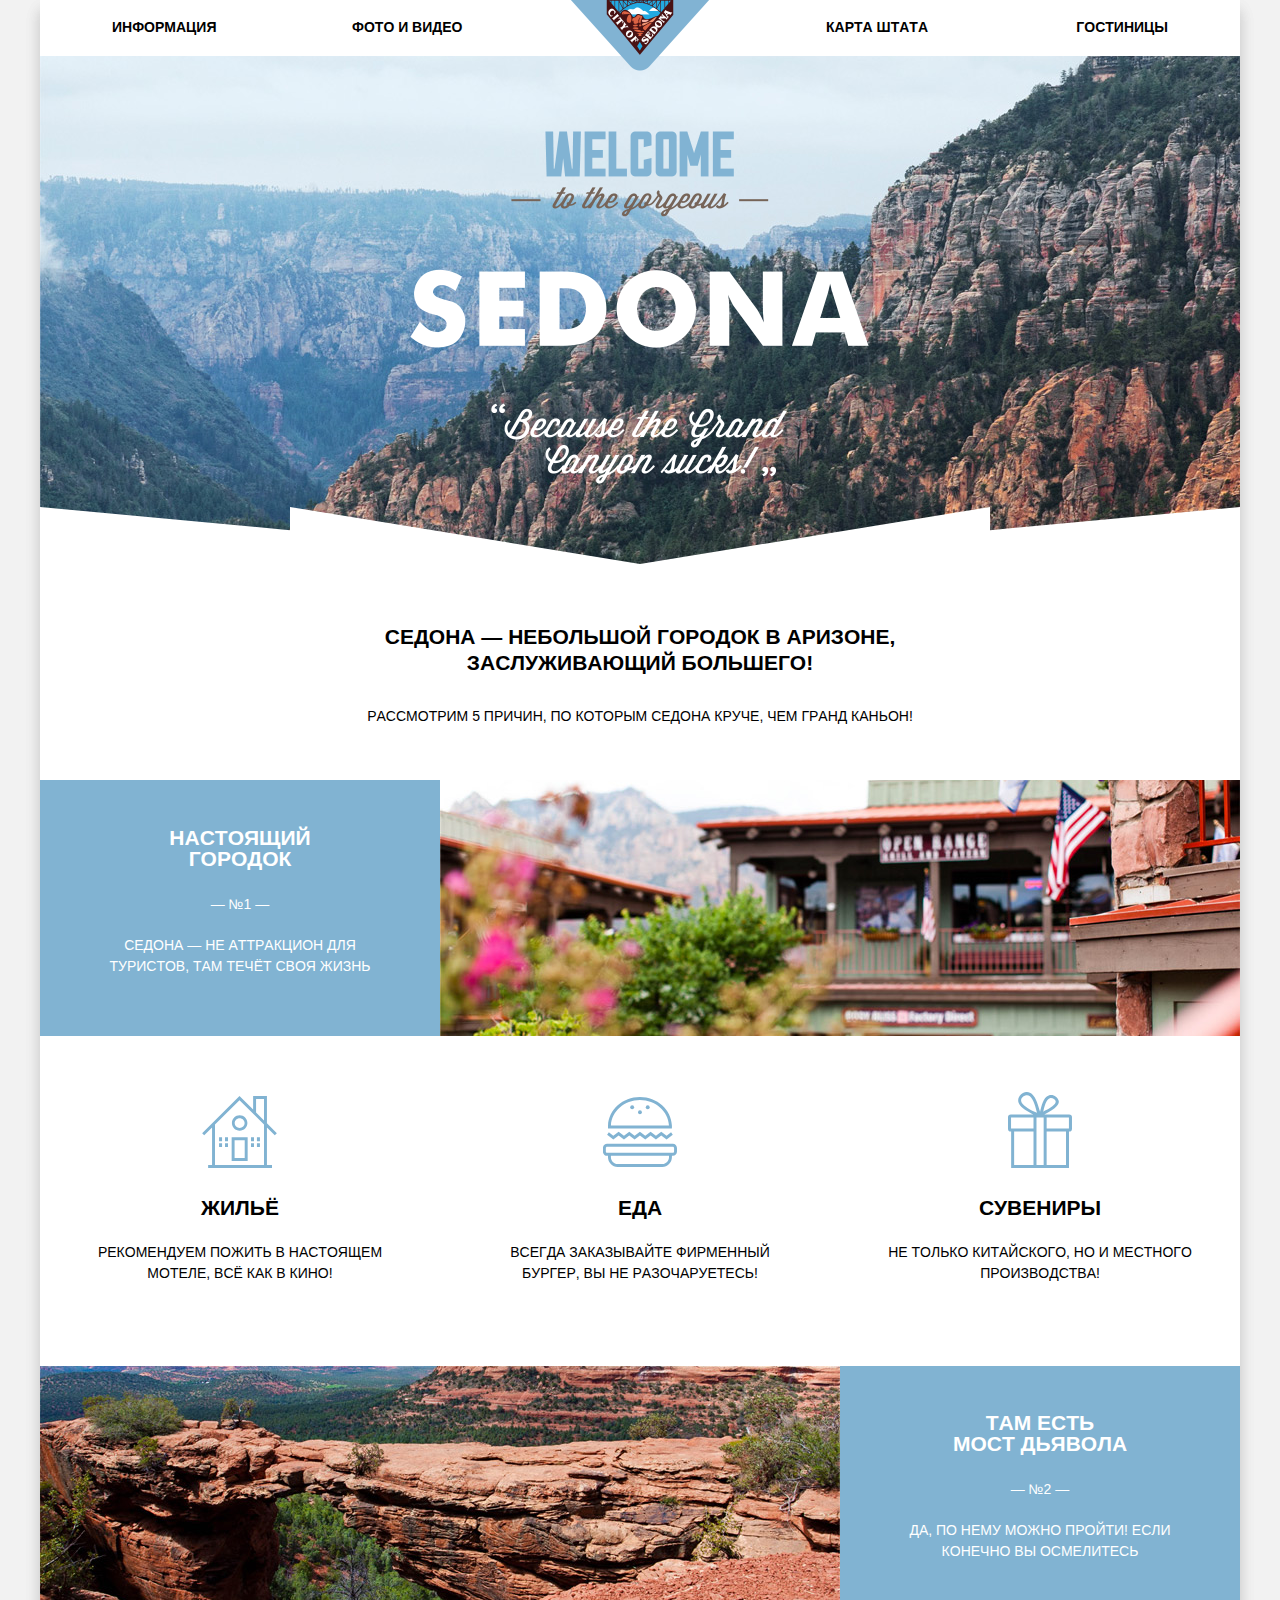
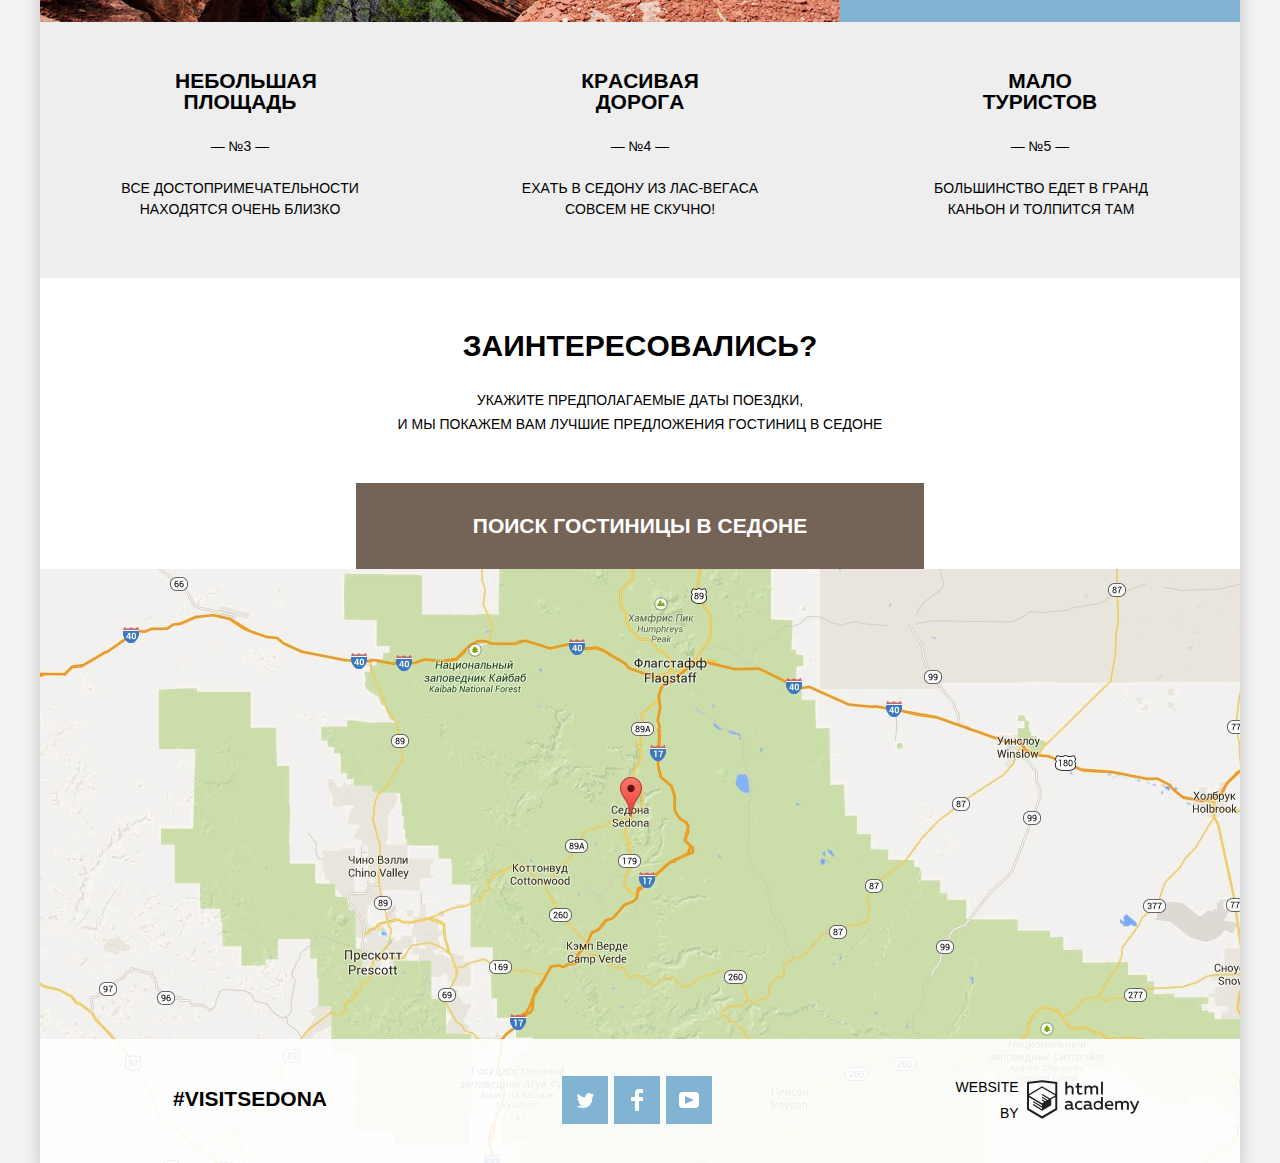
<file: index.html>
<!DOCTYPE html>
<html lang="ru">
  <head>
    <meta charset="utf-8">
    <link href="https://fonts.googleapis.com/css?family=PT+Sans+Narrow:400,700&amp;subset=cyrillic" rel="stylesheet">
    <link rel="stylesheet" type="text/css" href="css/normalize.min.css">
    <link rel="stylesheet" type="text/css" href="css/styles.min.css">
    <title>HTML Academy: Седона</title>
  </head>
  <body>
    <div class="content">
      <header class="main-header">
        <nav class="main-navigation">
          <a class="main-header-logo" aria-label="На главную">
            <img src="img/logo.png" alt="Седона" title="Седона" width="140" height="72">
          </a>
          <ul class="site-navigation">
            <li><a href="#" aria-label="Информация">Информация</a></li>
            <li><a href="#" aria-label="Фото и видео">Фото и видео</a></li>
            <li><a href="#" aria-label="Карта штата">Карта штата</a></li>
            <li><a href="inner.html" aria-label="Гостиницы">Гостиницы</a></li>
          </ul>
        </nav>
      </header>

      <main class="main">
        <section class="main-intro">
          <div class="main-in">
          <h1 class="visually-hidden">Добро пожаловать в Седону</h1>
          <svg width="1200" height="57" preserveAspectRatio="none" viewBox="0 0 1200 59" xmlns="http://www.w3.org/2000/svg"><path d="M0 59V0l250 24V0l350 59L950 0v24l250-24v60H0z" fill="#fff"/></svg>
          </div>
        </section>
        <section class="main-info">
          <h1 class="visually-hidden">SEDONA</h1>
          <h2>Седона — небольшой городок в Аризоне, заслуживающий большего! </h2>
          <p>Рассмотрим 5 причин, по которым Седона круче, чем гранд каньон!</p>
        </section>
        <section class="main-city">
          <div class="this-towns">
            <h3 class="this-town">Настоящий городок</h3>
            <span>— №1 —</span>
            <p>Седона — не аттракцион для туристов, там течёт своя жизнь</p>
          </div>
          <img src="img/this-towns.jpg" width="800" height="401" alt="Седона">
        </section>

        <section class="main-services">
          <div class="main-service">
            <h3>Жильё</h3>
            <p>Рекомендуем пожить в настоящем мотеле, всё как в кино!</p>
          </div>
          <div class="main-service">
            <h3>Еда</h3>
            <p>Всегда заказывайте фирменный бургер, вы не разочаруетесь!</p>
          </div>
          <div class="main-service">
            <h3>Сувениры</h3>
            <p>Не только китайского, но и местного производства!</p>
          </div>
        </section>
        <section class="main-bridge">
          <img src="img/main-bridge.jpg" width="800" height="401" alt="Седона">
          <div class="main-bridges">
            <h3>Там есть<br>Мост дьявола</h3>
            <span>— №2 —</span>
            <p>Да, по нему можно пройти! Если конечно вы осмелитесь</p>
          </div>
        </section>
        <section class="main-list">
          <div class="main-lists">
            <h3>Небольшая площадь</h3>
            <span>— №3 —</span>
            <p>Все достопримечательности находятся очень близко</p>
          </div>
          <div class="main-lists">
            <h3>Красивая дорога</h3>
            <span>— №4 —</span>
            <p>Ехать в Седону из Лас-Вегаса совсем не скучно!</p>
          </div>
          <div class="main-lists">
            <h3>Мало туристов</h3>
            <span>— №5 —</span>
            <p>Большинство едет в Гранд каньон и толпится там</p>
          </div>
        </section>
      <div class="pupup">
        <section class="main-info-search">
          <h3>Заинтересовались?</h3>
          <p>Укажите предполагаемые даты поездки,<br>
            и мы покажем вам лучшие предложения гостиниц в седоне</p>
          <button class="main-btn" type="submit" name="search" value="Поиск гостиницы в Седоне">Поиск гостиницы в Седоне</button>
        </section>
        <section class="main-map">
          <h1 class="visually-hidden">Мы на карте</h1>
           <div class="map-iframe">
            <iframe src="https://maps.google.com/maps?width=1200&amp;height=474&amp;hl=en&amp;q=Sedona+(Sedona)&amp;ie=UTF8&amp;t=&amp;z=9&amp;iwloc=B&amp;output=embed">
             </iframe>
           </div>
        </section>

        <section class="search-hide">
          <div class="search-form">
            <form class="search-forms" action="https://echo.htmlacademy.ru" method="post">
              <h2 class="visually-hidden">Поиск жилья</h2>
              <p class="search-arrival">
                <label for="arrival-date">Дата заезда:</label>
                <input type="text" id="arrival-date" name="arrival-date" value="24 апреля 2017">
                 <button class="search-arrival-button" type="button" name="button">
                   <svg xmlns="http://www.w3.org/2000/svg" width="21" height="22" viewBox="0 0 21 22">
                     <path fill="#cacaca" d="M19.251 2.025h-2.845V.648c0-.381-.294-.689-.656-.689-.363 0-.656.308-.656.689v1.377h-3.938V.648c0-.381-.294-.689-.655-.689-.363 0-.657.308-.657.689v1.377H5.906V.648c0-.381-.294-.689-.656-.689-.363 0-.657.308-.657.689v1.377H1.75C.784 2.025 0 2.847 0 3.862v16.302C0 21.179.784 22 1.75 22h17.501c.966 0 1.749-.821 1.749-1.836V3.862c0-1.015-.783-1.837-1.749-1.837zm.437 18.139a.448.448 0 0 1-.437.459H1.75a.45.45 0 0 1-.438-.459V3.862a.45.45 0 0 1 .438-.459h2.844v1.378c0 .381.294.689.657.689.362 0 .656-.308.656-.689V3.403h3.938v1.378c0 .381.294.689.657.689.361 0 .655-.308.655-.689V3.403h3.938v1.378c0 .381.293.689.656.689.362 0 .656-.308.656-.689V3.403h2.845c.241 0 .437.206.437.459v16.302z M4.594 8.225h2.625v2.066H4.594zM4.594 11.668h2.625v2.067H4.594zM4.594 15.112h2.625v2.066H4.594zM9.188 15.112h2.625v2.066H9.188zM9.188 11.668h2.625v2.067H9.188zM9.188 8.225h2.625v2.066H9.188zM13.781 15.112h2.625v2.066h-2.625zM13.781 11.668h2.625v2.067h-2.625zM13.781 8.225h2.625v2.066h-2.625z"/>
                   </svg>
                </button>
              </p>
              <p class="date-departure">
                <label for="date-departure">Дата выезда:</label>
                <input type="text" id="date-departure" name="date-departure" value="4 июля 2017">
                  <button class="date-departure-button" type="button" name="button">
                    <svg xmlns="http://www.w3.org/2000/svg" width="21" height="22" viewBox="0 0 21 22">
                     <path fill="#cacaca" d="M19.251 2.025h-2.845V.648c0-.381-.294-.689-.656-.689-.363 0-.656.308-.656.689v1.377h-3.938V.648c0-.381-.294-.689-.655-.689-.363 0-.657.308-.657.689v1.377H5.906V.648c0-.381-.294-.689-.656-.689-.363 0-.657.308-.657.689v1.377H1.75C.784 2.025 0 2.847 0 3.862v16.302C0 21.179.784 22 1.75 22h17.501c.966 0 1.749-.821 1.749-1.836V3.862c0-1.015-.783-1.837-1.749-1.837zm.437 18.139a.448.448 0 0 1-.437.459H1.75a.45.45 0 0 1-.438-.459V3.862a.45.45 0 0 1 .438-.459h2.844v1.378c0 .381.294.689.657.689.362 0 .656-.308.656-.689V3.403h3.938v1.378c0 .381.294.689.657.689.361 0 .655-.308.655-.689V3.403h3.938v1.378c0 .381.293.689.656.689.362 0 .656-.308.656-.689V3.403h2.845c.241 0 .437.206.437.459v16.302z M4.594 8.225h2.625v2.066H4.594zM4.594 11.668h2.625v2.067H4.594zM4.594 15.112h2.625v2.066H4.594zM9.188 15.112h2.625v2.066H9.188zM9.188 11.668h2.625v2.067H9.188zM9.188 8.225h2.625v2.066H9.188zM13.781 15.112h2.625v2.066h-2.625zM13.781 11.668h2.625v2.067h-2.625zM13.781 8.225h2.625v2.066h-2.625z"/>
                   </svg>
                 </button>
              </p>
              <p class="search-adults">
                  <label class="adults-label" for="adults">Взрослые:</label>
                  <button class="search-button adults-minus" type="button" name="button">
                    <svg height="8" width="13">
                      <polygon fill="#a9a9a9" points="1 1, 12 1, 12 3, 1 3, 1 1"/>
                    </svg>
                  </button>
                  <input class="adults-labels" type="number" id="adults" name="adults" value="2">
                  <button class="search-button adults-plus" type="button" name="button">
                    <svg height="13" width="13">
                      <polygon fill="#a9a9a9" points="0 5, 4 5, 4 1,7 1, 7 5, 11 5, 11 8, 7 8, 7 12, 4 12, 4 8, 0 8, 0 5"/>
                    </svg>
                  </button>
                  <label class="children-label" for="children">Дети:</label>
                  <button class="search-button children-minus" type="button" name="button">
                    <svg height="8" width="11">
                      <polygon fill="#a9a9a9" points="1 1, 12 1, 12 3, 1 3, 1 1"/>
                    </svg>
                  </button>
                  <input type="number" id="children" name="children" value="0">
                  <button class="search-button children-plus" type="button" name="button">
                    <svg height="13" width="13">
                      <polygon fill="#a9a9a9" points="0 5, 4 5, 4 1,7 1, 7 5, 11 5, 11 8, 7 8, 7 12, 4 12, 4 8, 0 8, 0 5"/>
                    </svg>
                  </button>
                </p>
              <button class="search-btn" type="submit" title="Найти Гостинницу">Найти</button>
            </form>
          </div>
        </section>
      </div>
      </main>

      <footer class="footers footers-index">
        <div class="footer footer-visit">
          <a href="#">#visitSEDONA</a>
        </div>
        <div class="footer social">
          <ul>
            <li>
              <a href="#" class="social-button" aria-label="Твитер">
                <span class="visually-hidden">Наш Твитер</span>
                <svg xmlns="http://www.w3.org/2000/svg" xmlns:xlink="http://www.w3.org/1999/xlink" width="17" height="15" viewBox="0 0 17 15">
                  <path fill="#FFF" d="M10.95.144c1.685-.496 2.984.27 3.577 1.179.673-.231 1.331-.481 2.011-.708a2.345 2.345 0 0 1-.857 1.768c.685.17 1.304-.491 1.304-.491-.169 1-1.006 1.788-1.563 2.024-.231 6.75-3.175 11.217-10.077 11.082h-.446c-.41 0-4.164-.46-4.898-1.887 2.271.196 3.893-.422 4.693-1.177-.96-.3-2.679-.477-2.979-2.95.349.106.564.228 1.19.119C1.705 8.247.374 7.53.448 5.33c.285.328 1.067.536 1.34.472C1.085 5.561-.182 2.442.894.85c1.818 1.854 3.735 3.606 7.152 3.773C8.254 2.33 9.183.793 10.95.144z"/>
                </svg>
              </a>
            </li>
            <li>
              <a href="#" class="social-button" aria-label="Фейсбук">
                <span class="visually-hidden">Наш Фейсбук</span>
                <svg xmlns="http://www.w3.org/2000/svg" width="12" height="22" viewBox="0 0 12 22">
                  <path fill="#FFF" d="M12 4V0H8a4 4 0 0 0-4 4v4H0v4h4v10h4V12h4V8H8V4h4z"/>
                </svg>
              </a>
            </li>
            <li>
              <a href="#" class="social-button" aria-label="Ютуб" title="Наш Ютуб">
                <span class="visually-hidden">Наш Ютуб</span>
                <svg xmlns="http://www.w3.org/2000/svg" xmlns:xlink="http://www.w3.org/1999/xlink" width="20" height="16" viewBox="0 0 20 16">
                  <path fill="#FFF" d="M17 0H3C1.35 0 0 1.35 0 3v10c0 1.65 1.35 3 3 3h14c1.65 0 3-1.35 3-3V3c0-1.65-1.35-3-3-3zM6.027 11.998V4.002L15.014 8l-8.987 3.998z"/>
                </svg>
              </a>
            </li>
          </ul>
        </div>
        <div class="footer footer-logo">
          <a href="https://htmlacademy.ru/intensive/htmlcss" class="htmlacademy" aria-label="Html академия" title="Наша Html академия">
            <span>Website by</span>
            <svg xmlns="http://www.w3.org/2000/svg" width="115" height="41" viewBox="0 0 108.08 36.85">
              <title>logo-htmlacademy-small1</title>
              <path d="M44.61,26.88a2,2,0,0,0,.55-0.1v1.33a3.25,3.25,0,0,1-1.18.21,1.67,1.67,0,0,1-1.67-1,4.84,4.84,0,0,1-3.14,1.08c-1.51,0-2.91-.83-2.91-2.55,0-2.13,2-2.79,3.71-2.79a11.08,11.08,0,0,1,2.17.25v-0.3c0-1-.76-1.77-2.19-1.77a7.42,7.42,0,0,0-3,.64v-1.7a10.21,10.21,0,0,1,3.19-.55c2.36,0,3.81,1.12,3.81,3.65v3a0.54,0.54,0,0,0,.49.59h0.17Zm-6.44-1.13A1.35,1.35,0,0,0,39.63,27h0.11a3.39,3.39,0,0,0,2.41-1V24.58a9.72,9.72,0,0,0-1.81-.21c-1,0-2.16.33-2.16,1.38h0Zm12.36-6.11a5,5,0,0,1,2.57.64V22a4.08,4.08,0,0,0-2.3-.7,2.75,2.75,0,1,0,0,5.49,5,5,0,0,0,2.43-.64v1.71a6.27,6.27,0,0,1-2.76.57A4.21,4.21,0,0,1,46,24.51q0-.21,0-0.41a4.32,4.32,0,0,1,4.18-4.46h0.38Zm12.17,7.24a2,2,0,0,0,.55-0.1v1.33a3.25,3.25,0,0,1-1.18.21,1.67,1.67,0,0,1-1.67-1,4.84,4.84,0,0,1-3.14,1.08c-1.51,0-2.91-.83-2.91-2.55,0-2.13,2-2.79,3.71-2.79a11.08,11.08,0,0,1,2.17.25v-0.3c0-1-.76-1.77-2.19-1.77a7.42,7.42,0,0,0-3,.64v-1.7a10.21,10.21,0,0,1,3.19-.55c2.36,0,3.81,1.12,3.81,3.65v3a0.54,0.54,0,0,0,.49.59h0.17Zm-6.44-1.13A1.35,1.35,0,0,0,57.73,27h0.11a3.39,3.39,0,0,0,2.41-1V24.58a9.72,9.72,0,0,0-1.81-.21c-1.06,0-2.16.33-2.16,1.38h0ZM73,16V28.2H71.35V26.88a3.88,3.88,0,0,1-3.19,1.54,4.4,4.4,0,0,1,0-8.78,3.81,3.81,0,0,1,3,1.3V16H73Zm-4.53,5.22a2.76,2.76,0,1,0,0,5.52A2.86,2.86,0,0,0,71.15,25V23A2.91,2.91,0,0,0,68.49,21.27ZM79,19.64c3.31,0,4.46,2.68,3.92,5.09H76.7c0.21,1.5,1.67,2.11,3.19,2.11a6.11,6.11,0,0,0,2.64-.59v1.6a7.14,7.14,0,0,1-3,.57C77,28.42,74.78,27,74.78,24a4.18,4.18,0,0,1,4-4.39H79Zm0.09,1.54a2.28,2.28,0,0,0-2.44,2.1v0.06H81.3A2,2,0,0,0,79.13,21.18Zm5.73,7V19.87h1.65v1a3.81,3.81,0,0,1,2.78-1.27A2.86,2.86,0,0,1,91.89,21a4.12,4.12,0,0,1,2.91-1.33A3.06,3.06,0,0,1,98,23V28.2h-1.9V23.05a1.59,1.59,0,0,0-1.42-1.75H94.42a2.8,2.8,0,0,0-2.07,1.12V28.2h-1.9V23.05A1.59,1.59,0,0,0,89,21.31H88.8a3,3,0,0,0-2.21,1.29v5.63H84.86Zm21.31-8.33h1.9l-3.91,9.46c-0.9,2.17-2.09,2.86-3.35,2.86a4.76,4.76,0,0,1-1.1-.14V30.46a2.86,2.86,0,0,0,.85.12c0.9,0,1.58-.64,2.07-1.9l0.17-.42-4-8.4h2l2.86,6.29ZM38.73,1.46V6.22a3.81,3.81,0,0,1,2.7-1.14,3.25,3.25,0,0,1,3.44,3.4v5.15H43V8.72a1.81,1.81,0,0,0-1.61-2h-0.3a2.93,2.93,0,0,0-2.32,1.39v5.52h-1.9V1.46h1.9ZM49.94,2.31v3h3V6.91h-3v3.81c0,1.1.5,1.46,1.58,1.46a4.49,4.49,0,0,0,1.69-.33v1.6A6.8,6.8,0,0,1,51,13.8a2.55,2.55,0,0,1-2.86-2.74V6.89H46.58V5.26h1.5V2.74Zm5.4,11.31V5.28H57v1A3.81,3.81,0,0,1,59.77,5a2.86,2.86,0,0,1,2.6,1.33A4.12,4.12,0,0,1,65.28,5,3.06,3.06,0,0,1,68.44,8.4v5.21h-1.9V8.46a1.59,1.59,0,0,0-1.42-1.75H64.89a2.8,2.8,0,0,0-2.07,1.12v5.78h-1.9V8.46A1.59,1.59,0,0,0,59.5,6.71H59.27A3,3,0,0,0,57.06,8v5.63H55.34ZM71.17,1.45H73V13.6H71.17V1.45ZM14.71,0H14.55L0,1.54V28.21l14.55,8.66,14.55-8.66V1.54Zm12.5,27.1L14.55,34.64,1.9,27.12V16.18l12.59,7.5V25L5.86,19.9v1.31l8.68,5.21v1.39L5.87,22.65V24l8.68,5.21,8.75-5.24V18.31L27.2,16V27.12Zm0-12.53-3.48,2-1.6,1L14.51,13v1.31L21,18.23H21l-0.14.09-1,.54-5.37-3.2V17l4.24,2.52-1,.67-3.2-1.9v1.31l2.1,1.24L14.5,22.1,2,14.65,14.51,7.11Zm0-1.32L14.49,5.76,1.91,13.25v-10L14.56,1.92,27.21,3.25v10h0Z" transform="translate(0 -0.02)" fill="#231f20"/>
            </svg>
          </a>
        </div>
      </footer>
    </div>
    <script src="js/popup.min.js"></script>
  </body>
</html>
</file>
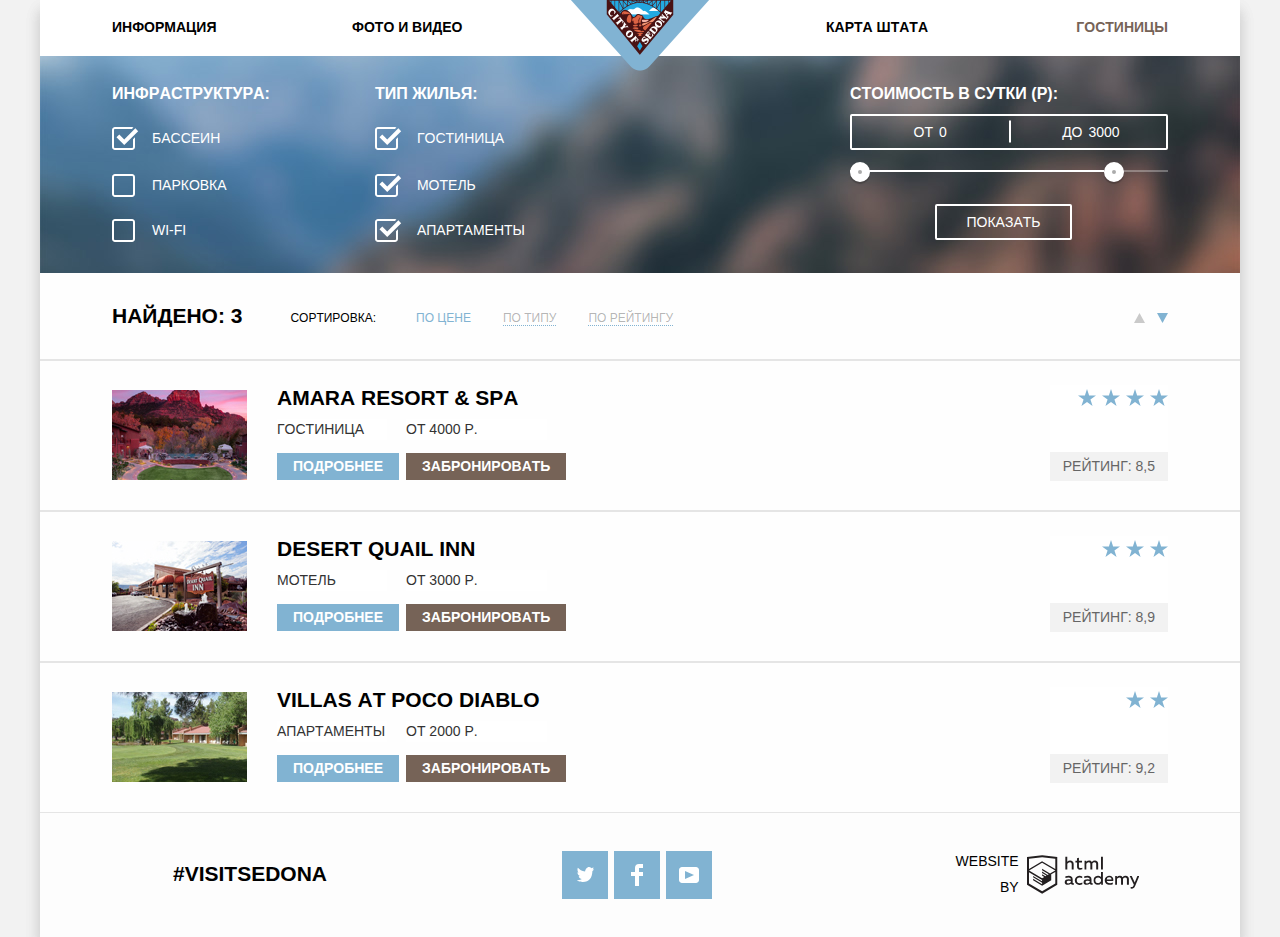
<file: inner.html>
<!DOCTYPE html>
<html lang="ru">
  <head>
    <meta charset="utf-8">
    <link href="https://fonts.googleapis.com/css?family=PT+Sans+Narrow:400,700&amp;subset=cyrillic" rel="stylesheet">
    <link rel="stylesheet" type="text/css" href="css/normalize.min.css">
    <link rel="stylesheet" type="text/css" href="css/styles.min.css"> 
    <title>HTML Academy: Седона</title>
  </head>
  <body>
    <div class="content">
      <header class="main-header">
        <nav class="main-navigation">
          <a class="main-header-logo" href="index.html" aria-label="На главную">
            <img src="img/logo.png" alt="Седона" title="Седона" width="140" height="72">
          </a>
          <ul class="site-navigation">
            <li><a href="#" aria-label="Информация">Информация</a></li>
            <li><a href="#" aria-label="Фото и видео">Фото и видео</a></li>
            <li><a href="#" aria-label="Карта штата">Карта штата</a></li>
            <li class="navigation-active"><a aria-label="Гостиницы">Гостиницы</a></li>
          </ul>
        </nav>
      </header>

      <main class="main-inner">
        <section class="main-filter">
          <form class="main-search-menu" action="https://echo.htmlacademy.ru" method="post" oninput="out.value=outs.value">
            <div class="menu main-infrastructure">
              <h3>Инфраструктура:</h3>
              <label for="pool" tabindex="0">
                <input type="checkbox" class="visually-hidden checkbox" name="pool" id="pool" aria-label="Бассеин" checked  tabindex="-1">
                <span class="checkbox-pool"></span>
                Бассеин
              </label>
              <label for="parking" tabindex="0">
                <input type="checkbox" class="visually-hidden checkbox" name="parking" id="parking" aria-label="Парковка"  tabindex="-1">
                  <span class="checkbox-pool"></span>
                Парковка
              </label>
              <label for="wifi" tabindex="0">
                <input type="checkbox" class="visually-hidden checkbox" name="wifi" id="wifi" aria-label="WI-FI"  tabindex="-1">
                  <span class="checkbox-pool"></span>
                WI-FI
              </label>
            </div>
            <div class="menu main-type-accommodation">
              <h3>Тип жилья:</h3>
              <label for="hotel" tabindex="0">
                <input type="checkbox" class="visually-hidden checkbox" name="hotel" id="hotel" aria-label="Гостинница" checked  tabindex="-1">
                  <span class="checkbox-pool"></span>
                  Гостиница
              </label>
              <label for="motel" tabindex="0">
                <input type="checkbox" class="visually-hidden checkbox" name="motel" id="motel" aria-label="Мотель" checked  tabindex="-1">
                  <span class="checkbox-pool"></span>
                Мотель
              </label>
              <label for="apartments" tabindex="0">
                <input type="checkbox" class="visually-hidden checkbox" name="apartments" id="apartments" aria-label="Апартаменты" checked  tabindex="-1">
                  <span class="checkbox-pool"></span>
                Апартаменты
              </label>
            </div>
            <div class="menu main-price">
              <h3>Стоимость в сутки (Р):</h3>
              <ul>
                <li>от
                  <input type="number" name="price" value="0" >
                </li>
                <li>до
                  <input type="number" name="price" value="3000">
                </li>
              </ul>
              <input class="visually-hidden" type="range" name="outs" min="0" max="4000" step="100" value="3000" tabindex="-1">
                <div class="scale">
                  <div class="bar">
                    <span class="visually-hidden">Скролл</span>
                  </div>
                </div>
                <div class="toggle toggle-min"><span class="visually-hidden">Скролл мин</span></div>
                <div class="toggle toggle-max"><span class="visually-hidden">Скролл макс</span></div>
              <button type="submit" title="Показать">Показать</button>
            </div>
          </form>
        </section>
        <section class="main-sort">
          <h1 class="visually-hidden">Список гостиниц</h1>
          <h3>Найдено: 3</h3>
          <b>Сортировка:</b>
          <ul>
            <li><a class="sort-active">по цене</a></li>
            <li><a class="sorts-active" href="#">По типу</a></li>
            <li><a class="sorts-active" href="#">По рейтингу</a></li>
          </ul>
          <ul class="main-sorts">
            <li class="sorts-bonding">
              <a href="#" aria-label="Сортировка по возрастанию" title="Сортировка по возрастанию">
                <svg xmlns="http://www.w3.org/2000/svg" width="11" height="10" viewBox="0 0 11 10">
                  <path fill="#cacaca" d="M5.5 0L0 10h11z"/>
                </svg>
              </a>
            </li>
            <li>
              <a aria-label="Сортировка по убыванию" title="Сортировка по убыванию">
                <svg xmlns="http://www.w3.org/2000/svg" width="11" height="10" viewBox="0 0 11 10">
                  <path fill="#81b3d2" d="M5.5 10L0 0h11"/>
                </svg>
              </a>
            </li>
          </ul>
        </section>
        <section class="list-hotel">
          <h2 class="visually-hidden">Гостинниы</h2>
          <article class="hotel list-hotels">
            <img src="img/hotels.jpg" alt="Гостинница" width="135" height="90">
            <div class="list-hotels-sheet">
              <div class="list">
                <h2><a class="list-hotels-btn" href="#">Amara Resort & Spa</a></h2>
                <div class="list-row">
                  <div class="list-sheet-more">
                    <span>Гостиница</span>
                    <a href="#">Подробнее</a>
                  </div>
                  <div class="list-sheet-reservation">
                    <span>от 4000 Р.</span>
                    <a href="#">Забронировать</a>
                  </div>
              </div>
            </div>
              <div class="list list-sheet-rating">
                <span class="stars">
                  <svg xmlns="http://www.w3.org/2000/svg" width="18" height="17" viewBox="0 0 18 17">
                  <path fill="#81B3D2" d="M9.002 0l2.126 6.494h6.877l-5.564 4.012L14.566 17l-5.564-4.013L3.438 17l2.126-6.494L0 6.494h6.878z"/>
                  </svg>
                  <svg xmlns="http://www.w3.org/2000/svg" width="18" height="17" viewBox="0 0 18 17">
                  <path fill="#81B3D2" d="M9.002 0l2.126 6.494h6.877l-5.564 4.012L14.566 17l-5.564-4.013L3.438 17l2.126-6.494L0 6.494h6.878z"/>
                  </svg>
                  <svg xmlns="http://www.w3.org/2000/svg" width="18" height="17" viewBox="0 0 18 17">
                  <path fill="#81B3D2" d="M9.002 0l2.126 6.494h6.877l-5.564 4.012L14.566 17l-5.564-4.013L3.438 17l2.126-6.494L0 6.494h6.878z"/>
                  </svg>
                  <svg xmlns="http://www.w3.org/2000/svg" width="18" height="17" viewBox="0 0 18 17">
                  <path fill="#81B3D2" d="M9.002 0l2.126 6.494h6.877l-5.564 4.012L14.566 17l-5.564-4.013L3.438 17l2.126-6.494L0 6.494h6.878z"/>
                  </svg>
                </span>
                <span>Рейтинг: 8,5</span>
              </div>
            </div>
          </article>
          <article class="hotel list-motel">
            <img src="img/motel.jpg" width="135" height="90" alt="Мотель">
            <div class="list-motel-sheet">
              <div class="list">
                <h2><a class="list-hotels-btn" href="#">Desert Quail Inn</a></h2>
                  <div class="list-row">
                  <div class="list-sheet-more">
                    <span>Мотель</span>
                    <a href="#">Подробнее</a>
                  </div>
                  <div class="list-sheet-reservation">
                    <span>от 3000 Р.</span>
                    <a href="#">Забронировать</a>
                  </div>
                </div>
              </div>
              <div class="list list-sheet-rating">
                <span>
                  <svg xmlns="http://www.w3.org/2000/svg" width="18" height="17" viewBox="0 0 18 17">
                  <path fill="#81B3D2" d="M9.002 0l2.126 6.494h6.877l-5.564 4.012L14.566 17l-5.564-4.013L3.438 17l2.126-6.494L0 6.494h6.878z"/>
                  </svg>
                  <svg xmlns="http://www.w3.org/2000/svg" width="18" height="17" viewBox="0 0 18 17">
                  <path fill="#81B3D2" d="M9.002 0l2.126 6.494h6.877l-5.564 4.012L14.566 17l-5.564-4.013L3.438 17l2.126-6.494L0 6.494h6.878z"/>
                  </svg>
                  <svg xmlns="http://www.w3.org/2000/svg" width="18" height="17" viewBox="0 0 18 17">
                  <path fill="#81B3D2" d="M9.002 0l2.126 6.494h6.877l-5.564 4.012L14.566 17l-5.564-4.013L3.438 17l2.126-6.494L0 6.494h6.878z"/>
                  </svg>
                </span>
                <span>Рейтинг: 8,9</span>
              </div>
            </div>
          </article>
          <article class="hotel list-apartments">
            <img src="img/apartments.jpg" width="135" height="90" alt="Апартаменты">
            <div class="list-apartments-sheet">
              <div class="list">
                <h2><a class="list-hotels-btn" href="#">Villas at Poco Diablo</a></h2>
                <div class="list-row">
                  <div class="list-sheet-more">
                    <span>Апартаменты</span>
                    <a href="#">Подробнее</a>
                  </div>
                  <div class="list-sheet-reservation">
                    <span>от 2000 Р.</span>
                    <a href="#">Забронировать</a>
                  </div>
                </div>
              </div>
              <div class="list list-sheet-rating">
                <span>
                  <svg xmlns="http://www.w3.org/2000/svg" width="18" height="17" viewBox="0 0 18 17">
                  <path fill="#81B3D2" d="M9.002 0l2.126 6.494h6.877l-5.564 4.012L14.566 17l-5.564-4.013L3.438 17l2.126-6.494L0 6.494h6.878z"/>
                  </svg>
                  <svg xmlns="http://www.w3.org/2000/svg" width="18" height="17" viewBox="0 0 18 17">
                  <path fill="#81B3D2" d="M9.002 0l2.126 6.494h6.877l-5.564 4.012L14.566 17l-5.564-4.013L3.438 17l2.126-6.494L0 6.494h6.878z"/>
                  </svg>
                </span>
                <span>Рейтинг: 9,2</span>
              </div>
            </div>
          </article>
        </section>
      </main>

      <footer class="footers">
        <div class="footer footer-visit">
          <a href="#">#visitSEDONA</a>
        </div>
        <div class="footer social">
          <ul>
            <li>
              <a href="#" class="social-button" aria-label="Твитер">
                <span class="visually-hidden">Наш Твитер</span>
                <svg xmlns="http://www.w3.org/2000/svg" xmlns:xlink="http://www.w3.org/1999/xlink" width="17" height="15" viewBox="0 0 17 15">
                  <path fill="#FFF" d="M10.95.144c1.685-.496 2.984.27 3.577 1.179.673-.231 1.331-.481 2.011-.708a2.345 2.345 0 0 1-.857 1.768c.685.17 1.304-.491 1.304-.491-.169 1-1.006 1.788-1.563 2.024-.231 6.75-3.175 11.217-10.077 11.082h-.446c-.41 0-4.164-.46-4.898-1.887 2.271.196 3.893-.422 4.693-1.177-.96-.3-2.679-.477-2.979-2.95.349.106.564.228 1.19.119C1.705 8.247.374 7.53.448 5.33c.285.328 1.067.536 1.34.472C1.085 5.561-.182 2.442.894.85c1.818 1.854 3.735 3.606 7.152 3.773C8.254 2.33 9.183.793 10.95.144z"/>
                </svg>
              </a>
            </li>
            <li>
              <a href="#" class="social-button" aria-label="Фейсбук">
                <span class="visually-hidden">Наш Фейсбук</span>
                <svg xmlns="http://www.w3.org/2000/svg" width="12" height="22" viewBox="0 0 12 22">
                  <path fill="#FFF" d="M12 4V0H8a4 4 0 0 0-4 4v4H0v4h4v10h4V12h4V8H8V4h4z"/>
                </svg>
              </a>
            </li>
            <li>
              <a href="#" class="social-button" aria-label="Ютуб" title="Наш Ютуб">
                <span class="visually-hidden">Наш Ютуб</span>
                <svg xmlns="http://www.w3.org/2000/svg" xmlns:xlink="http://www.w3.org/1999/xlink" width="20" height="16" viewBox="0 0 20 16">
                  <path fill="#FFF" d="M17 0H3C1.35 0 0 1.35 0 3v10c0 1.65 1.35 3 3 3h14c1.65 0 3-1.35 3-3V3c0-1.65-1.35-3-3-3zM6.027 11.998V4.002L15.014 8l-8.987 3.998z"/>
                </svg>
              </a>
            </li>
          </ul>
        </div>
        <div class="footer footer-logo">
          <a href="https://htmlacademy.ru/intensive/htmlcss" class="htmlacademy" aria-label="Html академия" title="Наша Html академия">
            <span>Website by</span>
            <svg xmlns="http://www.w3.org/2000/svg" width="115" height="41" viewBox="0 0 108.08 36.85">
              <title>logo-htmlacademy-small1</title>
              <path d="M44.61,26.88a2,2,0,0,0,.55-0.1v1.33a3.25,3.25,0,0,1-1.18.21,1.67,1.67,0,0,1-1.67-1,4.84,4.84,0,0,1-3.14,1.08c-1.51,0-2.91-.83-2.91-2.55,0-2.13,2-2.79,3.71-2.79a11.08,11.08,0,0,1,2.17.25v-0.3c0-1-.76-1.77-2.19-1.77a7.42,7.42,0,0,0-3,.64v-1.7a10.21,10.21,0,0,1,3.19-.55c2.36,0,3.81,1.12,3.81,3.65v3a0.54,0.54,0,0,0,.49.59h0.17Zm-6.44-1.13A1.35,1.35,0,0,0,39.63,27h0.11a3.39,3.39,0,0,0,2.41-1V24.58a9.72,9.72,0,0,0-1.81-.21c-1,0-2.16.33-2.16,1.38h0Zm12.36-6.11a5,5,0,0,1,2.57.64V22a4.08,4.08,0,0,0-2.3-.7,2.75,2.75,0,1,0,0,5.49,5,5,0,0,0,2.43-.64v1.71a6.27,6.27,0,0,1-2.76.57A4.21,4.21,0,0,1,46,24.51q0-.21,0-0.41a4.32,4.32,0,0,1,4.18-4.46h0.38Zm12.17,7.24a2,2,0,0,0,.55-0.1v1.33a3.25,3.25,0,0,1-1.18.21,1.67,1.67,0,0,1-1.67-1,4.84,4.84,0,0,1-3.14,1.08c-1.51,0-2.91-.83-2.91-2.55,0-2.13,2-2.79,3.71-2.79a11.08,11.08,0,0,1,2.17.25v-0.3c0-1-.76-1.77-2.19-1.77a7.42,7.42,0,0,0-3,.64v-1.7a10.21,10.21,0,0,1,3.19-.55c2.36,0,3.81,1.12,3.81,3.65v3a0.54,0.54,0,0,0,.49.59h0.17Zm-6.44-1.13A1.35,1.35,0,0,0,57.73,27h0.11a3.39,3.39,0,0,0,2.41-1V24.58a9.72,9.72,0,0,0-1.81-.21c-1.06,0-2.16.33-2.16,1.38h0ZM73,16V28.2H71.35V26.88a3.88,3.88,0,0,1-3.19,1.54,4.4,4.4,0,0,1,0-8.78,3.81,3.81,0,0,1,3,1.3V16H73Zm-4.53,5.22a2.76,2.76,0,1,0,0,5.52A2.86,2.86,0,0,0,71.15,25V23A2.91,2.91,0,0,0,68.49,21.27ZM79,19.64c3.31,0,4.46,2.68,3.92,5.09H76.7c0.21,1.5,1.67,2.11,3.19,2.11a6.11,6.11,0,0,0,2.64-.59v1.6a7.14,7.14,0,0,1-3,.57C77,28.42,74.78,27,74.78,24a4.18,4.18,0,0,1,4-4.39H79Zm0.09,1.54a2.28,2.28,0,0,0-2.44,2.1v0.06H81.3A2,2,0,0,0,79.13,21.18Zm5.73,7V19.87h1.65v1a3.81,3.81,0,0,1,2.78-1.27A2.86,2.86,0,0,1,91.89,21a4.12,4.12,0,0,1,2.91-1.33A3.06,3.06,0,0,1,98,23V28.2h-1.9V23.05a1.59,1.59,0,0,0-1.42-1.75H94.42a2.8,2.8,0,0,0-2.07,1.12V28.2h-1.9V23.05A1.59,1.59,0,0,0,89,21.31H88.8a3,3,0,0,0-2.21,1.29v5.63H84.86Zm21.31-8.33h1.9l-3.91,9.46c-0.9,2.17-2.09,2.86-3.35,2.86a4.76,4.76,0,0,1-1.1-.14V30.46a2.86,2.86,0,0,0,.85.12c0.9,0,1.58-.64,2.07-1.9l0.17-.42-4-8.4h2l2.86,6.29ZM38.73,1.46V6.22a3.81,3.81,0,0,1,2.7-1.14,3.25,3.25,0,0,1,3.44,3.4v5.15H43V8.72a1.81,1.81,0,0,0-1.61-2h-0.3a2.93,2.93,0,0,0-2.32,1.39v5.52h-1.9V1.46h1.9ZM49.94,2.31v3h3V6.91h-3v3.81c0,1.1.5,1.46,1.58,1.46a4.49,4.49,0,0,0,1.69-.33v1.6A6.8,6.8,0,0,1,51,13.8a2.55,2.55,0,0,1-2.86-2.74V6.89H46.58V5.26h1.5V2.74Zm5.4,11.31V5.28H57v1A3.81,3.81,0,0,1,59.77,5a2.86,2.86,0,0,1,2.6,1.33A4.12,4.12,0,0,1,65.28,5,3.06,3.06,0,0,1,68.44,8.4v5.21h-1.9V8.46a1.59,1.59,0,0,0-1.42-1.75H64.89a2.8,2.8,0,0,0-2.07,1.12v5.78h-1.9V8.46A1.59,1.59,0,0,0,59.5,6.71H59.27A3,3,0,0,0,57.06,8v5.63H55.34ZM71.17,1.45H73V13.6H71.17V1.45ZM14.71,0H14.55L0,1.54V28.21l14.55,8.66,14.55-8.66V1.54Zm12.5,27.1L14.55,34.64,1.9,27.12V16.18l12.59,7.5V25L5.86,19.9v1.31l8.68,5.21v1.39L5.87,22.65V24l8.68,5.21,8.75-5.24V18.31L27.2,16V27.12Zm0-12.53-3.48,2-1.6,1L14.51,13v1.31L21,18.23H21l-0.14.09-1,.54-5.37-3.2V17l4.24,2.52-1,.67-3.2-1.9v1.31l2.1,1.24L14.5,22.1,2,14.65,14.51,7.11Zm0-1.32L14.49,5.76,1.91,13.25v-10L14.56,1.92,27.21,3.25v10h0Z" transform="translate(0 -0.02)" fill="#231f20"/>
            </svg>
          </a>
        </div>
      </footer>
    </div>
  </body>
</html>
</file>
<file: css/styles.min.css>
.main-info h2,.site-navigation a{font-weight:700;line-height:26px}.main-btn,html{text-transform:uppercase}.content,.main-btn,.search{text-align:center}html{margin:0;padding:0;font-family:"PT Sans",Arial,sans-serif;font-size:14px;line-height:21px;background-color:#f2f2f2;-webkit-font-kerning:none;font-kerning:none}.content{margin:0 auto;position:relative;width:1200px;-webkit-box-shadow:0 10px 15px 0 rgba(0,0,0,.1),0 10px 15px 0 rgba(0,0,0,.1);box-shadow:0 10px 15px 0 rgba(0,0,0,.1),0 10px 15px 0 rgba(0,0,0,.1);background-color:#e5e5e5}.main-header,a{text-decoration:none}.visually-hidden{margin:-1px;padding:0;position:absolute;height:1px;width:1px;overflow:hidden;clip:rect(1px 1px 1px 1px);clip:rect(1px,1px,1px,1px);border:0}.main-header{background-color:#fff;min-width:56px}.site-navigation{padding:0;list-style:none}.site-navigation li{display:inline}.site-navigation a{color:#000;font-size:14px}.site-navigation a:hover{color:#81b3d2}.site-navigation a:active{color:rgba(0,0,0,.3)}.navigation-active a,.navigation-active a:active,.navigation-active a:hover{color:#766357}.main-inner{margin-bottom:-1px}.main-intro{position:relative;width:100%}.main-in{padding-top:508px;background:url(../img/welcome.png) 370px 75px no-repeat,url(../img/background-photo.jpg) 0 -83px no-repeat;width:100%}.main-in svg{position:absolute;bottom:0;left:0}.main-info h2{font-size:21px;width:576px}.main-info p{font-size:14px;line-height:26px;font-weight:400}.main h3{line-height:21px;font-weight:700;font-size:21px}.main p,.main span{margin:0;padding:0;font-size:14px;line-height:21px;font-weight:400}.main-bridge,.main-city{background-color:#81b3d2;color:#fff}.main-city img{-o-object-fit:none;object-fit:none;width:800px;height:256px;-o-object-position:50% -78px;object-position:50% -78px}.main-info-search h2{margin:0;padding:0;font-size:30px;line-height:36px;font-weight:700}.main-info-search p{margin:0;padding:0;font-size:14px;line-height:24px;font-weight:400}.main-list{background-color:rgba(238,238,238,1)}.main-lists{display:inline-block;vertical-align:middle}.main-navigation,.main-price ul{display:-webkit-box;display:-ms-flexbox}.main-btn{margin:0;padding:0;width:568px;height:86px;font:inherit;background-color:#766357;color:#fff;border:none;font-size:21px;line-height:26px;font-weight:700}.main-btn:hover{background-color:#604e43}.main-btn:active{background-color:#503e33;color:rgba(255,255,255,.3)}.search{background-color:#fff}.search-forms label{color:#000;font-size:14px;line-height:26px;font-weight:700}.search-forms button,.search-forms input{font:inherit;text-transform:uppercase}.search-form input::-webkit-input-placeholder{color:red}.search-form input:-ms-input-placeholder{color:red}.search-form input::-ms-input-placeholder{color:red}.search-form input::placeholder{color:red}input[type=text]::-webkit-input-placeholder{color:#ffd595}input[type=text]:-ms-input-placeholder{color:#ffd595}input[type=text]::-ms-input-placeholder{color:#ffd595}input[type=text]::placeholder{color:#ffd595}.search-forms input::-webkit-input-placeholder{color:#000}.search-forms input:-ms-input-placeholder{color:#000}.search-forms input::-ms-input-placeholder{color:#000}.search-forms input::placeholder{color:#000}.search-forms button{width:458px;height:58px;background-color:#81b3d2;color:#fff;border:none;font-size:21px;line-height:26px;font-weight:700}.search-forms button:active,.search-forms button:hover{background-color:#669ec0;outline:0}.search-forms button:active{color:rgba(255,255,255,.3)}.search-forms p{margin:0}.footers{margin:auto;background-color:rgba(255,255,255,.9);width:1200px;min-height:45px}.footer-visit a,.footer-visit a:active,.footer-visit a:hover{color:#000;font-size:21px;line-height:26px;font-weight:700}.social{margin:0;padding:0}.footer,.social ul{list-style:none;margin:0;padding:0}.social img{background-color:#81b3d2;padding:8px}.social img:hover{background-color:#669ec0}.social img:active{background-color:#5496bd}.footer-logo span{color:#000;font-size:14px;line-height:26px;font-weight:400}.main-filter{background:url(../img/filter-background.jpg) 0 -294px no-repeat #5496bd;color:#fff;min-height:48px}.main-filter h3{margin:0;padding:0;font-size:16px;line-height:21px;font-weight:700}.main-filter label,.main-filter ul{font-weight:400;font-size:14px;line-height:21px}.main-filter ul{margin:0;padding:0;list-style:none}.main-filter li:nth-child(1){margin-left:36px}.main-filter li:nth-child(2){margin-left:20px}.main-filter button{width:137px;height:36px;font:inherit;text-transform:uppercase;border:2px solid #fff;color:#fff;font-size:14px;line-height:21px;font-weight:400;background:0 0;border-radius:2px}.main-filter button:hover{background-color:#fff;color:#000}.main-price ul{border:2px solid #fff;width:314px;border-radius:2px;display:flex;-ms-flex-pack:distribute;justify-content:space-around}.sorts-active,.sorts-active:hover{border-bottom:1px dotted #81b3d2}.main-sert{background-color:#fefefe}.main-sort h3{margin:0;padding-right:48px;font-size:21px;line-height:26px;font-weight:700;color:#000}.main-sort b,.main-sort ul{font-size:12px;line-height:18px;font-weight:400;color:#000}.main-sort ul{margin:0;padding:0;list-style:none}.main-sort b{margin-top:6px}.main-sort a{color:rgba(0,0,0,.3);text-decoration:none}.sorts-bonding a:hover,.sorts-bonding path:hover{color:#81b3d2;text-decoration:none;fill:#231f20}.sorts-bonding a:active,.sorts-bonding path:active{color:#000;text-decoration:none;fill:#81b3d2}.sorts-active:hover{color:#81b3d2}.sorts-active:active{border-bottom:0;color:#000}a.sort-active,a.sort-active:hover{color:#81b3d2;text-decoration:none}.list-hotel h2{margin:0 0 8px;font-size:21px;line-height:26px;font-weight:700}.list-hotels-btn{color:#000}.list-hotels-btn:hover{color:#81b3d2}.list-hotels-btn:active{color:rgba(0,0,0,.3)}.list-hotel span{color:#333;font-size:14px;line-height:21px;font-weight:400}.list-sheet-more a,.list-sheet-reservation a{padding:3px 16px;font-weight:700;font-size:14px;line-height:21px}.list-sheet-more span{word-wrap:break-word;width:110px;margin-right:7px;background-color:red}.list-sheet-reservation span{word-wrap:break-word;width:141px}.main-header,.site-navigation ul{width:1200px}.list-sheet-more a{margin-right:7px;background-color:#81b3d2;color:#fff}.list-sheet-more a:hover{background-color:#669ec0}.list-sheet-more a:active{background-color:#5496bd;color:rgba(255,255,255,.3)}.list-sheet-reservation a{background-color:#766357;color:#fff}.list-sheet-reservation a:hover{background-color:#604e43}.list-sheet-reservation a:active{background-color:#503e33;color:rgba(255,255,255,.3)}.list-sheet-rating span{color:#666;font-size:14px;line-height:21px;font-weight:400;background-color:#f2f2f2;text-align:right}.main-info,.main-services{background-color:rgba(255,255,255,1)}.list-sheet-rating span:nth-child(2){padding:4px 13px}.list-sheet-rating svg{margin-top:4px;margin-left:2px;margin-bottom:40px}.main-header{margin:0 auto}.main-header-logo{margin-left:-70px;position:absolute;top:-1px;left:50%;z-index:2}.main-navigation{width:1200px;display:flex}.main-info,.site-navigation{display:-webkit-box;display:-ms-flexbox;-webkit-box-direction:normal}.site-navigation{margin:14px auto 16px;display:flex;-ms-flex-wrap:wrap;flex-wrap:wrap;-webkit-box-orient:horizontal;-ms-flex-direction:row;flex-direction:row;-webkit-box-pack:justify;-ms-flex-pack:justify;justify-content:space-between}.site-navigation li{width:auto;width:168px;text-align:left}.site-navigation li:nth-child(-n+2){padding-left:72px}.site-navigation li:nth-child(+n+3){padding-right:72px;text-align:right}.main-bridges,.main-info p,.main-info-search,.main-lists,.main-service,.search-adults input,.this-towns{text-align:center}.site-navigation li:nth-child(2){padding-right:240px}.main-info{margin:0 auto;padding:43px 312px 0;display:flex;-webkit-box-orient:vertical;-ms-flex-direction:column;flex-direction:column;-webkit-box-align:center;-ms-flex-align:center;align-items:center}.main-city,.main-services{display:-webkit-box;display:-ms-flexbox}.main-bridge,.main-city{-webkit-box-orient:horizontal}.main-info p{padding-top:12px;padding-bottom:53px}.main-city{display:flex;-webkit-box-direction:normal;-ms-flex-direction:row;flex-direction:row}.this-towns{margin-top:47px;min-width:400px}.this-towns h3{margin:0 auto 25px;width:150px}.this-towns span{margin:0 120px 20px;display:inline-block;vertical-align:top}.this-towns p{margin:auto;width:300px}.main-services{display:flex;-ms-flex-pack:distribute;justify-content:space-around}.main-service{position:relative;padding:0 48px;min-width:304px;min-height:168px}.main-service h3{margin-top:161px;margin-bottom:24px}.main-service:nth-child(1){background:url(../img/svg/icon-1.svg) 162px 60px no-repeat}.main-service:nth-child(2){background:url(../img/svg/icon-3.svg) 50% 61px no-repeat}.main-service:nth-child(3){background:url(../img/svg/icon-2.svg) 50% 56px no-repeat}.main-service p{margin-bottom:82px}.main-bridge{display:-webkit-box;display:-ms-flexbox;display:flex;-webkit-box-direction:normal;-ms-flex-direction:row;flex-direction:row}.main-info-search,.search-forms{-webkit-box-orient:vertical;-webkit-box-direction:normal}.main-bridge img{-o-object-fit:none;object-fit:none;top:4px;width:800px;height:256px;-o-object-position:50% -76px;object-position:50% -76px}.main-bridges{margin-top:46px;width:400px}.main-bridges h3{margin:0 auto 25px}.main-bridges span{margin:0 120px 20px;display:inline-block;vertical-align:top}.main-bridges p{padding:0 40px}.main-list{display:-webkit-box;display:-ms-flexbox;display:flex;-webkit-box-pack:justify;-ms-flex-pack:justify;justify-content:space-between;min-height:256px}.main-lists{min-width:400px;margin-top:48px}.main-lists h3{min-width:130px;margin:0 135px 24px}.main-lists span{min-width:50px;margin-bottom:21px;padding:0 auto;display:inline-block;vertical-align:top}.main-lists p{margin:0 66px 26px;min-width:268px}.main-lists:nth-child(3) p{margin:0 74px 26px;min-width:254px}.pupup{position:relative;min-height:290px}.main-map,.map-iframe iframe{min-width:1200px;min-height:594px}.main-info-search{display:-webkit-box;display:-ms-flexbox;display:flex;-ms-flex-direction:column;flex-direction:column;-webkit-box-pack:end;-ms-flex-pack:end;justify-content:flex-end;-webkit-box-align:center;-ms-flex-align:center;align-items:center;background-color:rgba(255,255,255,1)}.main-info-search h3{margin-top:50px;margin-bottom:24px;font-size:30px;line-height:36px;font-weight:700}.main-info-search p{margin-bottom:47px}.main-map{background:url(../img/map.jpg) -18px -154px no-repeat;z-index:0}.map-iframe iframe{display:block;border:none}@-webkit-keyframes bounce{0%{-webkit-transform:translateX(-2000px);transform:translateX(-2000px)}70%{-webkit-transform:translateX(30px);transform:translateX(30px)}90%{-webkit-transform:translateX(-10px);transform:translateX(-10px)}100%{-webkit-transform:translateX(0);transform:translateX(0)}}@keyframes bounce{0%{-webkit-transform:translateX(-2000px);transform:translateX(-2000px)}70%{-webkit-transform:translateX(30px);transform:translateX(30px)}90%{-webkit-transform:translateX(-10px);transform:translateX(-10px)}100%{-webkit-transform:translateX(0);transform:translateX(0)}}@-webkit-keyframes error-input{,0%,100%{-webkit-transition:translateX(0);-o-transition:translateX(0);transition:translateX(0)}10%,30%,50%,70%,90%{background-color:#fff}20%,40%,60%,80%{background-color:#f2f2f2}}@keyframes error-input{,0%,100%{-webkit-transition:translateX(0);-o-transition:translateX(0);transition:translateX(0)}10%,30%,50%,70%,90%{background-color:#fff}20%,40%,60%,80%{background-color:#f2f2f2}}.input-error{-webkit-animation-name:error-input;animation-name:error-input;-webkit-animation-duration:.6s;animation-duration:.6s}.search-hide{display:none}.search{display:block;position:absolute;-webkit-animation:bounce .6s;animation:bounce .6s;margin:0;padding:0;left:316px;top:291px;height:395px;width:568px}.search-forms,.search-forms p{display:-webkit-box;display:-ms-flexbox}.search-forms{position:relative;padding:56px 55px 55px;display:flex;-ms-flex-direction:column;flex-direction:column;background-color:rgba(255,255,255,1)}.search-forms p{display:flex;-webkit-box-pack:justify;-ms-flex-pack:justify;justify-content:space-between;-webkit-box-align:center;-ms-flex-align:center;align-items:center}.footers,.search-adults{display:-webkit-box;display:-ms-flexbox}p.date-departure,p.search-arrival{margin-bottom:31px}p.search-adults{margin-bottom:54px}input::-webkit-inner-spin-button,input::-webkit-outer-spin-button{-webkit-appearance:none;margin:0}.search-forms input{padding-left:11px;padding-right:39px;margin-left:auto;width:292px;height:30px;outline:0;font-size:14px;line-height:26px;font-weight:700;border:2px solid #f2f2f2;background-color:#f2f2f2}.date-departure button,.search-arrival button{margin:0;width:25px;height:25px;right:62px;padding:0;position:absolute}.search-forms input:hover{border:2px solid #ebebeb;background-color:#ebebeb}.search-forms input:focus{border:2px solid #ebebeb;background-color:#fff}.date-departure button,.date-departure button:active,.date-departure button:hover,.search-arrival button:active,.search-arrival button:hover{background:0 0}.search-arrival button{top:63px;background:0 0}.search-arrival-button:hover path{fill:#000}.search-arrival-button:active path{fill:#81b3d2}.date-departure button{top:130px}.date-departure-button:hover path{fill:#000}.date-departure-button:active path{fill:#81b3d2}.children-label{margin-right:26px;margin-left:53px}.search-adults{display:flex;-webkit-box-orient:horizontal;-webkit-box-direction:normal;-ms-flex-direction:row;flex-direction:row;-webkit-box-pack:end;-ms-flex-pack:end;justify-content:flex-end}.adults-label{margin-right:auto}.search-adults button,.search-adults button:active,.search-adults button:hover{margin:0;padding:0;width:38px;height:38px;background-color:#f2f2f2}.search-adults input{margin:0;padding:0;width:38px;height:38px;outline:0;background-color:#f2f2f2;border:#f2f2f2}.search-adults input:active,.search-adults input:focus,.search-adults input:hover{margin:0;padding:0;width:34px;height:34px;outline:0;text-align:center}.children-plus svg{margin-left:4px}.search-button:hover polygon{fill:#000}.search-button:active polygon{fill:#81b3d2}.footers{display:flex;padding-top:38px;padding-bottom:37px;-webkit-box-pack:justify;-ms-flex-pack:justify;justify-content:space-between}.social,.social-button{display:-webkit-box;display:-ms-flexbox}.footer{-webkit-box-orient:vertical;-webkit-box-direction:normal;-ms-flex-direction:column;flex-direction:column;-ms-flex-item-align:center;-ms-grid-row-align:center;align-self:center}.footers-index{position:absolute;margin:auto;bottom:0}.footer-visit{margin-left:133px;margin-top:-4px;min-width:270px;text-align:left}.social{display:flex;-webkit-box-pack:center;-ms-flex-pack:center;justify-content:center;-ms-flex-wrap:wrap;flex-wrap:wrap;min-width:400px;margin-left:-6px;margin-top:-2px;text-align:center}.footer-logo{margin-right:101px;margin-left:98px;margin-top:-3px;min-width:200px;text-align:right}.footer li{display:inline}.social-button{display:flex;-webkit-box-align:center;-ms-flex-align:center;align-items:center;-webkit-box-pack:center;-ms-flex-pack:center;justify-content:center;width:46px;height:48px;background-color:#81b3d2}.footer-logo a,.social ul{display:-webkit-box;display:-ms-flexbox}.social-button:hover{background-color:#669ec0}.social-button:active,.social-button:active path{background-color:#5496bd;fill:rgba(255,255,255,.3)}.social ul{margin:0 auto;padding:0;display:flex;-ms-flex-wrap:wrap;flex-wrap:wrap;-webkit-box-pack:center;-ms-flex-pack:center;justify-content:center}.social li{margin:0 3px}.footer-logo a{display:flex;-webkit-box-align:center;-ms-flex-align:center;align-items:center;-webkit-box-pack:end;-ms-flex-pack:end;justify-content:flex-end}.main-search-menu,.menu{display:-webkit-box;display:-ms-flexbox;-webkit-box-direction:normal}.footer-logo svg{margin-left:8px}.footer-logo:hover path{fill:#81b3d2}.footer-logo:active path{fill:#bdbbbc}.main-filter{margin:auto;width:1200px}.main-search-menu{display:flex;-webkit-box-orient:horizontal;-ms-flex-direction:row;flex-direction:row;-webkit-box-pack:start;-ms-flex-pack:start;justify-content:flex-start;min-height:217px;text-align:left}.menu{display:flex;-webkit-box-orient:vertical;-ms-flex-direction:column;flex-direction:column;margin-bottom:30px}.main-sort,.main-sort ul{display:-webkit-box;display:-ms-flexbox}.main-infrastructure{margin-left:72px;min-width:150px;margin-right:105px}.main-infrastructure label:nth-child(3),.main-type-accommodation label:nth-child(3){margin-top:26px}.main-type-accommodation{min-width:150px}.main-type-accommodation label{padding-left:2px}.main-price{min-width:318px;margin-left:auto;margin-right:72px;position:relative}.main-price ul{-webkit-box-align:center;-ms-flex-align:center;align-items:center;min-height:32px;margin-bottom:20px}.hotel,.main-sort{-webkit-box-direction:normal;-ms-flex-direction:row}.main-price h3{margin-bottom:10px}.main-price ul::after{content:"";position:absolute;top:92px;left:160px;width:2px;height:22px;background-color:#fff;-webkit-transform:translate(-50%,-125%);-ms-transform:translate(-50%,-125%);transform:translate(-50%,-125%)}.main-price input{width:50px;margin:0;color:inherit;font:inherit;background:0 0;border:none}.pool{position:relative}.checkbox+.checkbox-pool,.checkbox:checked+.checkbox-pool{position:absolute;background-repeat:no-repeat;width:27px;height:23px;left:-40px;top:-1px}.checkbox+.checkbox-pool{background-image:url(../img/svg/checkbox-off.svg);cursor:pointer}.checkbox:checked+.checkbox-pool{background-image:url(../img/svg/checkbox-on.svg);cursor:pointer}.checkbox:disabled+.checkbox-pool,.checkbox:disabled:checked+.checkbox-pool{background-repeat:no-repeat;width:27px;height:23px;left:-41px;top:0;position:absolute;cursor:pointer}.checkbox:disabled+.checkbox-pool{background-image:url(../img/svg/checkbox-off-di.svg)}.checkbox:disabled:checked+.checkbox-pool{background-image:url(../img/svg/checkbox-on-di.svg)}.scale{height:2px;background-color:rgba(255,255,255,.3)}.bar{width:80%;height:2px;background-color:#fff}.toggle{position:absolute;top:106px;width:4px;height:4px;background-color:#ababab;border:8px solid #fff;border-radius:50%;-webkit-box-shadow:0 2px 1px 0 rgba(0,1,1,.2);box-shadow:0 2px 1px 0 rgba(0,1,1,.2);cursor:pointer;left:0}.hotel,.main-sort,.main-sort li,.main-sort ul,ul.main-sorts{background-color:#fefefe}.toggle-min{left:0}.toggle-max{left:80%}.toggle-min:hover{left:-2px;top:104px;border:10px solid #fff}.toggle-max:hover{top:104px;left:253px;border:10px solid #fff}.main-price button{margin:32px 85px 0}.menu h3{margin-top:27px}.menu label{margin-top:24px;margin-left:40px;position:relative}.menu img,.menu span{position:absolute}.menu span{left:-40px;top:0}.main-sort{display:flex;-webkit-box-orient:horizontal;flex-direction:row;-webkit-box-pack:start;-ms-flex-pack:start;justify-content:flex-start;padding:30px 72px 0;min-height:56px;width:1056px}.main-sort ul{display:flex;margin-left:40px;margin-top:6px}.hotel,.list-apartments-sheet,.list-hotels-sheet,.list-motel-sheet{display:-webkit-box;display:-ms-flexbox;-webkit-box-orient:horizontal}.main-sort li{margin-right:32px}ul.main-sorts{margin:3px 0 0 auto}.main-sorts li{margin:4px 0 0 12px}.list-hotel{width:1200px;margin:auto;text-align:left}.hotel{margin:2px auto;padding:0 72px;display:flex;flex-direction:row;-webkit-box-pack:justify;-ms-flex-pack:justify;justify-content:space-between}.hotel img{padding-top:29px;padding-bottom:30px}.list-apartments-sheet,.list-hotels-sheet,.list-motel-sheet{width:891px;display:flex;-webkit-box-direction:normal;-ms-flex-direction:row;flex-direction:row;-webkit-box-pack:justify;-ms-flex-pack:justify;justify-content:space-between;padding-top:24px}.list,.list-row{display:-webkit-box;display:-ms-flexbox;-webkit-box-direction:normal}.list{display:flex;-webkit-box-orient:vertical;-ms-flex-direction:column;flex-direction:column;max-width:750px}.list-row{display:flex;-webkit-box-orient:horizontal;-ms-flex-direction:row;flex-direction:row;padding-bottom:28px}.list-row a{margin-top:13px}.list-sheet-more,.list-sheet-reservation{display:-webkit-box;display:-ms-flexbox;display:flex;-webkit-box-orient:vertical;-webkit-box-direction:normal;-ms-flex-direction:column;flex-direction:column}.list img,.list span:nth-child(1){padding:0;background-color:#fff}
</file>
